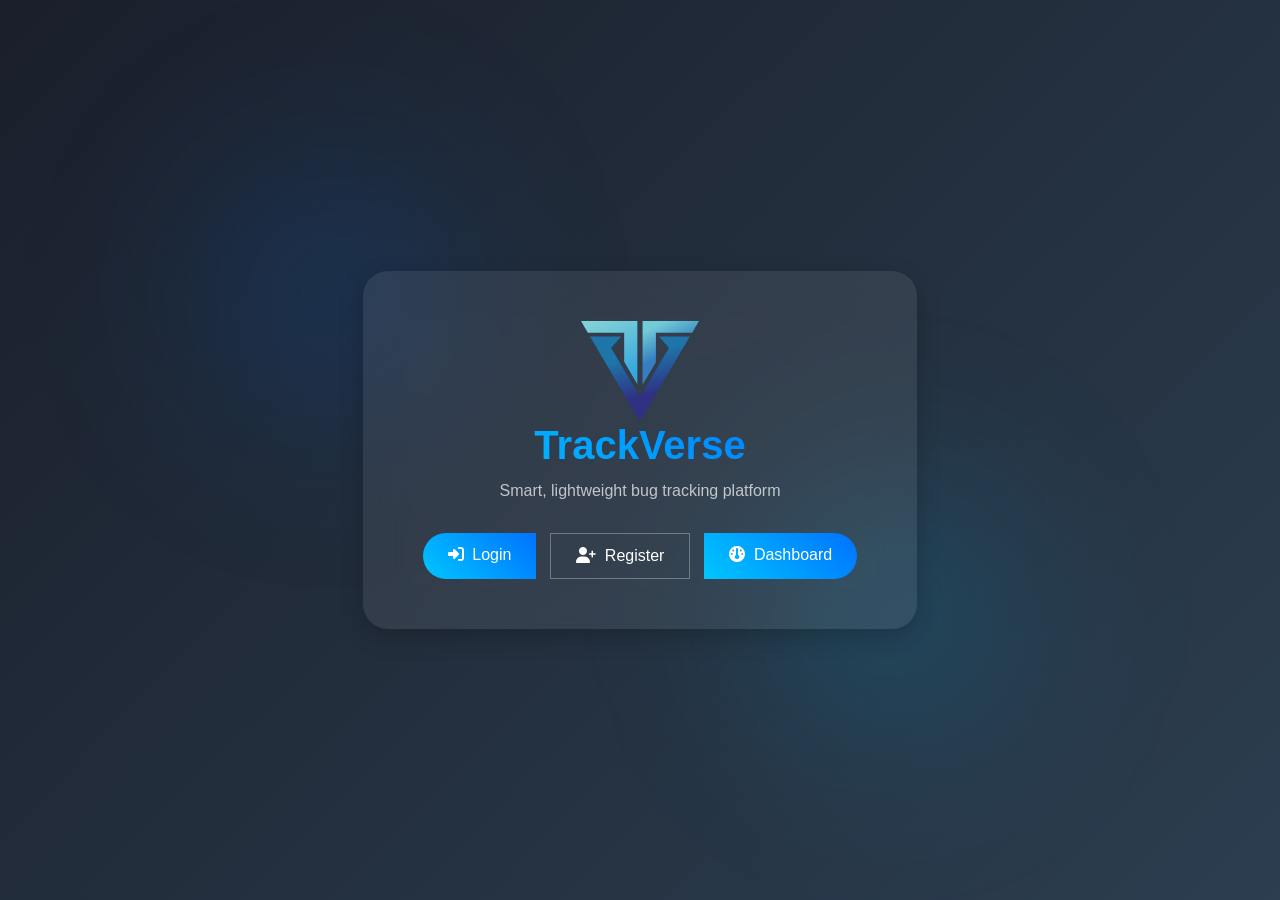
<file: templates/index.html>
<!DOCTYPE html>
<html lang="en">
  <head>
    <meta charset="utf-8" />
    <title>TrackVerse</title>
    <meta name="viewport" content="width=device-width, initial-scale=1" />

    <!-- Bootstrap & Icons -->
    <link
      href="https://cdn.jsdelivr.net/npm/bootstrap@5.3.0/dist/css/bootstrap.min.css"
      rel="stylesheet"
    />
    <link
      href="https://cdnjs.cloudflare.com/ajax/libs/font-awesome/6.5.0/css/all.min.css"
      rel="stylesheet"
    />

    <style>
      body {
        background: linear-gradient(135deg, #1a1f2b, #2c3e50);
        font-family: "Poppins", sans-serif;
        color: #fff;
        display: flex;
        justify-content: center;
        align-items: center;
        height: 100vh;
        overflow: hidden;
      }
      .glass-card img {
        height: 100px;
        /* filter: drop-shadow(0 0 6px rgba(0, 198, 255, 0.1)); */
      }
      .glass-card {
        background: rgba(255, 255, 255, 0.08);
        backdrop-filter: blur(20px);
        border-radius: 25px;
        padding: 50px 60px;
        text-align: center;
        box-shadow: 0 8px 25px rgba(0, 0, 0, 0.2);
        transition: all 0.3s ease;
      }

      .glass-card:hover {
        transform: translateY(-5px);
        box-shadow: 0 12px 35px rgba(0, 0, 0, 0.3);
      }

      h1 {
        font-weight: 700;
        font-size: 2.5rem;
        margin-bottom: 10px;
        background: linear-gradient(45deg, #00c6ff, #0072ff);
        -webkit-background-clip: text;
        -webkit-text-fill-color: transparent;
      }

      p {
        color: rgba(255, 255, 255, 0.7);
        margin-bottom: 30px;
      }

      .btn-gradient {
        background: linear-gradient(45deg, #00c6ff, #0072ff);
        color: #fff;
        border: none;
        border-radius: 30px;
        padding: 10px 25px;
        font-weight: 500;
        transition: all 0.3s ease;
      }

      .btn-gradient:hover {
        transform: scale(1.05);
        background: linear-gradient(45deg, #0072ff, #00c6ff);
      }

      .btn-outline-glass {
        border: 1px solid rgba(255, 255, 255, 0.3);
        color: #fff;
        border-radius: 30px;
        padding: 10px 25px;
        transition: 0.3s;
      }

      .btn-outline-glass:hover {
        background: rgba(255, 255, 255, 0.1);
        transform: scale(1.05);
      }

      .btn-group {
        display: flex;
        justify-content: center;
        gap: 15px;
        flex-wrap: wrap;
      }

      /* Floating glow effect */
      .glow {
        position: absolute;
        width: 400px;
        height: 400px;
        border-radius: 50%;
        background: radial-gradient(
          circle,
          rgba(0, 114, 255, 0.2) 0%,
          rgba(0, 0, 0, 0) 70%
        );
        filter: blur(80px);
        animation: float 8s ease-in-out infinite alternate;
      }

      @keyframes float {
        from {
          transform: translateY(-20px);
        }
        to {
          transform: translateY(20px);
        }
      }
    </style>
  </head>

  <body>
    <!-- Floating background glow -->
    <div class="glow" style="top: 10%; left: 10%"></div>
    <div
      class="glow"
      style="
        bottom: 10%;
        right: 15%;
        background: radial-gradient(
          circle,
          rgba(0, 198, 255, 0.2) 0%,
          rgba(0, 0, 0, 0) 70%
        );
      "
    ></div>

    <div class="glass-card">
      <img src="/static/images/TV.svg" alt="TrackVerse Logo" />
      <h1>TrackVerse</h1>
      <p>Smart, lightweight bug tracking platform</p>

      <div class="btn-group">
        <a class="btn btn-gradient" href="/login"
          ><i class="fa-solid fa-right-to-bracket me-1"></i> Login</a
        >
        <a class="btn btn-outline-glass" href="/register"
          ><i class="fa-solid fa-user-plus me-1"></i> Register</a
        >
        <a class="btn btn-gradient" href="/dashboard"
          ><i class="fa-solid fa-gauge me-1"></i> Dashboard</a
        >
      </div>
    </div>

    <script src="https://cdn.jsdelivr.net/npm/bootstrap@5.3.0/dist/js/bootstrap.bundle.min.js"></script>
    <script src="/static/js/site_socket.js"></script>
  </body>
</html>
</file>
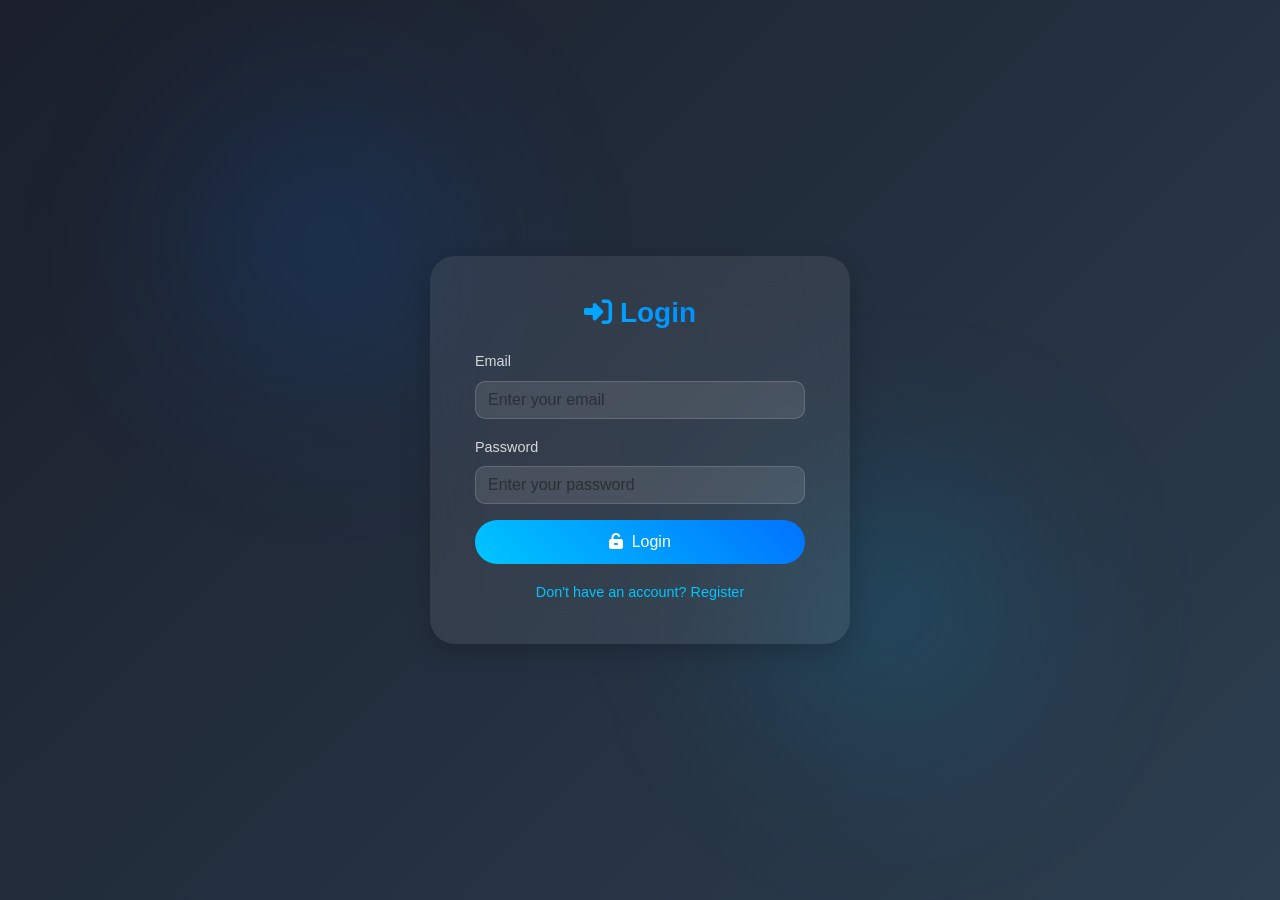
<file: templates/login.html>
<!DOCTYPE html>
<html lang="en">
  <head>
    <meta charset="utf-8" />
    <title>Login - TrackVerse</title>
    <meta name="viewport" content="width=device-width, initial-scale=1" />

    <!-- Bootstrap & Icons -->
    <link
      href="https://cdn.jsdelivr.net/npm/bootstrap@5.3.0/dist/css/bootstrap.min.css"
      rel="stylesheet"
    />
    <link
      href="https://cdnjs.cloudflare.com/ajax/libs/font-awesome/6.5.0/css/all.min.css"
      rel="stylesheet"
    />

    <style>
      body {
        background: linear-gradient(135deg, #1a1f2b, #2c3e50);
        font-family: "Poppins", sans-serif;
        color: #fff;
        display: flex;
        justify-content: center;
        align-items: center;
        height: 100vh;
        overflow: hidden;
      }

      .login-card {
        background: rgba(255, 255, 255, 0.08);
        backdrop-filter: blur(25px);
        border-radius: 25px;
        padding: 40px 45px;
        width: 100%;
        max-width: 420px;
        box-shadow: 0 8px 25px rgba(0, 0, 0, 0.2);
        transition: all 0.3s ease;
      }

      .login-card:hover {
        transform: translateY(-6px);
        box-shadow: 0 12px 35px rgba(0, 0, 0, 0.3);
      }

      h3 {
        font-weight: 600;
        margin-bottom: 20px;
        text-align: center;
        background: linear-gradient(45deg, #00c6ff, #0072ff);
        -webkit-background-clip: text;
        -webkit-text-fill-color: transparent;
      }

      label {
        color: rgba(255, 255, 255, 0.8);
        font-size: 0.9rem;
      }

      input {
        background: rgba(255, 255, 255, 0.1) !important;
        border: 1px solid rgba(255, 255, 255, 0.15) !important;
        color: #fff !important;
        border-radius: 10px !important;
      }

      input::placeholder {
        color: rgba(255, 255, 255, 0.6);
      }

      .btn-gradient {
        background: linear-gradient(45deg, #00c6ff, #0072ff);
        color: #fff;
        border: none;
        border-radius: 30px;
        padding: 10px 20px;
        font-weight: 500;
        width: 100%;
        transition: all 0.3s ease;
      }

      .btn-gradient:hover {
        transform: scale(1.05);
        background: linear-gradient(45deg, #0072ff, #00c6ff);
      }

      .btn-link {
        color: #00c6ff;
        text-decoration: none;
        font-size: 0.9rem;
        transition: 0.3s;
      }

      .btn-link:hover {
        text-decoration: underline;
        color: #fff;
      }

      #flash {
        text-align: center;
        font-size: 0.9rem;
        margin-bottom: 10px;
      }

      /* Glowing background orbs */
      .glow {
        position: absolute;
        width: 400px;
        height: 400px;
        border-radius: 50%;
        background: radial-gradient(
          circle,
          rgba(0, 114, 255, 0.2) 0%,
          rgba(0, 0, 0, 0) 70%
        );
        filter: blur(80px);
        animation: float 8s ease-in-out infinite alternate;
      }

      @keyframes float {
        from {
          transform: translateY(-20px);
        }
        to {
          transform: translateY(20px);
        }
      }
    </style>
  </head>

  <body>
    <!-- Background Glow -->
    <div class="glow" style="top: 5%; left: 10%"></div>
    <div
      class="glow"
      style="
        bottom: 10%;
        right: 15%;
        background: radial-gradient(
          circle,
          rgba(0, 198, 255, 0.2) 0%,
          rgba(0, 0, 0, 0) 70%
        );
      "
    ></div>

    <div class="login-card">
      <h3><i class="fa-solid fa-right-to-bracket me-2"></i>Login</h3>
      <div id="flash" class="text-danger"></div>

      <form id="loginForm">
        <div class="mb-3">
          <label class="form-label">Email</label>
          <input
            id="email"
            type="email"
            class="form-control"
            placeholder="Enter your email"
            required
          />
        </div>

        <div class="mb-3">
          <label class="form-label">Password</label>
          <input
            id="password"
            type="password"
            class="form-control"
            placeholder="Enter your password"
            required
          />
        </div>

        <button class="btn-gradient" type="submit">
          <i class="fa-solid fa-unlock-keyhole me-1"></i> Login
        </button>

        <div class="text-center mt-3">
          <a href="/register" class="btn-link">Don't have an account? Register</a>
        </div>
      </form>
    </div>

    <!-- JS -->
    <script src="/static/js/auth.js"></script>
    <script>
      const token = localStorage.getItem("tv_token");
      if (token) {
        window.location.replace("/dashboard");
      }
    </script>
  </body>
</html>
</file>
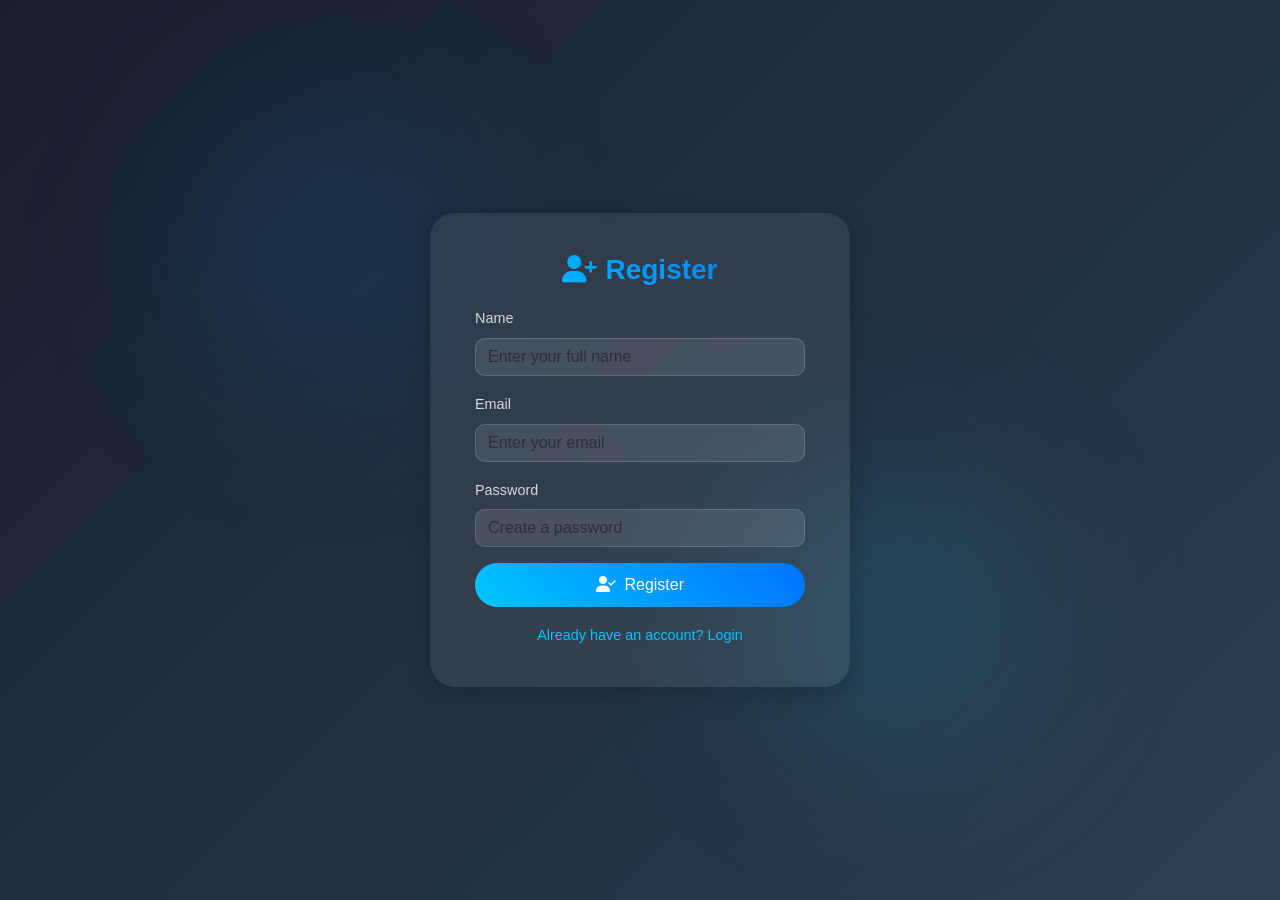
<file: templates/register.html>
<!doctype html>
<html lang="en">
<head>
  <meta charset="utf-8">
  <title>Register - TrackVerse</title>
  <meta name="viewport" content="width=device-width, initial-scale=1">

  <!-- Bootstrap & Icons -->
  <link href="https://cdn.jsdelivr.net/npm/bootstrap@5.3.0/dist/css/bootstrap.min.css" rel="stylesheet">
  <link href="https://cdnjs.cloudflare.com/ajax/libs/font-awesome/6.5.0/css/all.min.css" rel="stylesheet">

  <style>
    body {
      background: linear-gradient(135deg, #1a1f2b, #2c3e50);
      font-family: 'Poppins', sans-serif;
      color: #fff;
      display: flex;
      justify-content: center;
      align-items: center;
      height: 100vh;
      overflow: hidden;
    }

    .register-card {
      background: rgba(255, 255, 255, 0.08);
      backdrop-filter: blur(25px);
      border-radius: 25px;
      padding: 40px 45px;
      width: 100%;
      max-width: 420px;
      box-shadow: 0 8px 25px rgba(0, 0, 0, 0.2);
      transition: all 0.3s ease;
    }

    .register-card:hover {
      transform: translateY(-6px);
      box-shadow: 0 12px 35px rgba(0, 0, 0, 0.3);
    }

    h3 {
      font-weight: 600;
      margin-bottom: 20px;
      text-align: center;
      background: linear-gradient(45deg, #00c6ff, #0072ff);
      -webkit-background-clip: text;
      -webkit-text-fill-color: transparent;
    }

    label {
      color: rgba(255, 255, 255, 0.8);
      font-size: 0.9rem;
    }

    input {
      background: rgba(255, 255, 255, 0.1) !important;
      border: 1px solid rgba(255, 255, 255, 0.15) !important;
      color: #fff !important;
      border-radius: 10px !important;
    }

    input::placeholder {
      color: rgba(255, 255, 255, 0.6);
    }

    .btn-gradient {
      background: linear-gradient(45deg, #00c6ff, #0072ff);
      color: #fff;
      border: none;
      border-radius: 30px;
      padding: 10px 20px;
      font-weight: 500;
      width: 100%;
      transition: all 0.3s ease;
    }

    .btn-gradient:hover {
      transform: scale(1.05);
      background: linear-gradient(45deg, #0072ff, #00c6ff);
    }

    .btn-link {
      color: #00c6ff;
      text-decoration: none;
      font-size: 0.9rem;
      transition: 0.3s;
    }

    .btn-link:hover {
      text-decoration: underline;
      color: #fff;
    }

    #flash {
      text-align: center;
      font-size: 0.9rem;
      margin-bottom: 10px;
    }

    /* Glowing background orbs */
    .glow {
      position: absolute;
      width: 400px;
      height: 400px;
      border-radius: 50%;
      background: radial-gradient(circle, rgba(0,114,255,0.2) 0%, rgba(0,0,0,0) 70%);
      filter: blur(80px);
      animation: float 8s ease-in-out infinite alternate;
    }

    @keyframes float {
      from { transform: translateY(-20px); }
      to { transform: translateY(20px); }
    }
  </style>
</head>

<body>
  <!-- Background Glow -->
  <div class="glow" style="top: 5%; left: 10%;"></div>
  <div class="glow" style="bottom: 10%; right: 15%; background: radial-gradient(circle, rgba(0,198,255,0.2) 0%, rgba(0,0,0,0) 70%);"></div>

  <div class="register-card">
    <h3><i class="fa-solid fa-user-plus me-2"></i>Register</h3>
    <div id="flash" class="text-danger"></div>

    <form id="registerForm">
      <div class="mb-3">
        <label class="form-label">Name</label>
        <input id="name" type="text" class="form-control" placeholder="Enter your full name" required>
      </div>

      <div class="mb-3">
        <label class="form-label">Email</label>
        <input id="email" type="email" class="form-control" placeholder="Enter your email" required>
      </div>

      <div class="mb-3">
        <label class="form-label">Password</label>
        <input id="password" type="password" class="form-control" placeholder="Create a password" required>
      </div>

      <button class="btn-gradient" type="submit"><i class="fa-solid fa-user-check me-1"></i> Register</button>
      <div class="text-center mt-3">
        <a href="/login" class="btn-link">Already have an account? Login</a>
      </div>
    </form>
  </div>

  <script src="/static/js/auth.js"></script>
</body>
</html>
</file>
